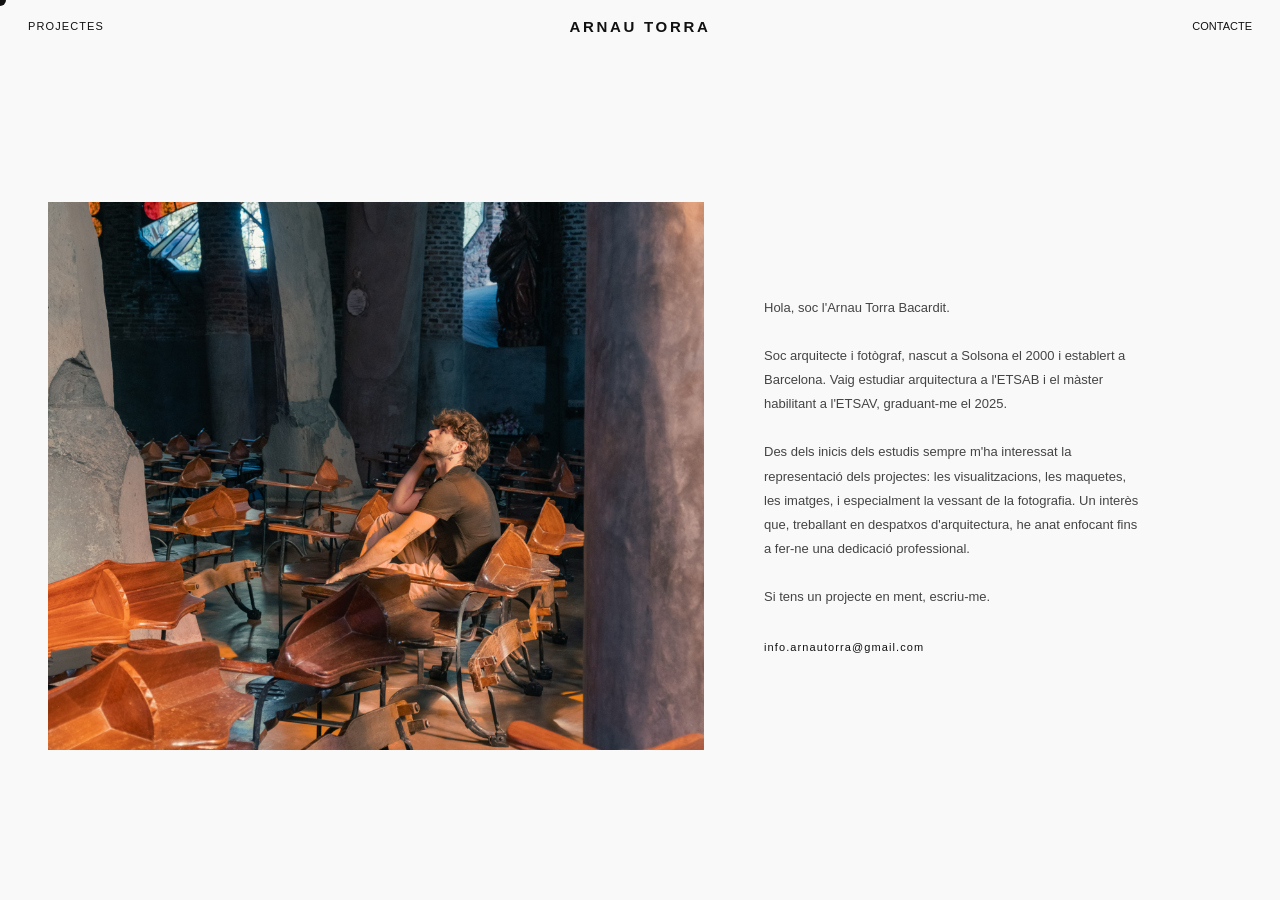
<file: contacte.html>
<!DOCTYPE html>
<html lang="ca">
<head>
<meta charset="UTF-8">
<meta name="viewport" content="width=device-width, initial-scale=1.0">
<title>Contacte — Arnau Torra</title>
<link rel="stylesheet" href="style.css">
<style>
  /* ── Layout contacte ── */
  .contacte-wrap {
    position: fixed;
    top: var(--header-h); left: 0; right: 0; bottom: 0;
    display: flex;
    align-items: stretch;
  }

  .contacte-foto {
    flex: 0 0 55%;
    overflow: hidden;
    padding: 150px 0 150px 48px;
  }
  .contacte-foto img {
    width: 100%; height: 100%;
    object-fit: cover; object-position: right center;
    display: block;
  }

  .contacte-text {
    flex: 0 0 45%;
    display: flex;
    flex-direction: column;
    justify-content: center;
    padding: 0 60px;
    gap: 32px;
  }

  .contacte-text p {
    font-size: 13px;
    line-height: 1.85;
    color: #444;
    font-weight: 300;
    max-width: 380px;
  }

  .contacte-correu {
    font-size: 11px;
    letter-spacing: .1em;
    text-transform: lowercase;
    color: var(--fg);
    text-decoration: none;
    border-bottom: none;
    padding-bottom: 3px;
    display: inline-block;
    transition: border-color .2s;
  }
  .contacte-correu:hover { border-color: #111; }

  /* ── Mòbil ── */
  @media (hover:none) {
    body, html { overflow: auto; height: auto; }

    .contacte-wrap {
      position: static;
      flex-direction: column;
      padding: 0 0 48px;
      gap: 0;
    }

    .contacte-foto {
      flex: none;
      width: 100%;
      height: 75vw;
      padding: 0 16px;
    }
    .contacte-foto img {
      width: 100%;
      height: 100%;
      object-fit: cover;
    }

    .contacte-text {
      flex: none;
      padding: 32px 20px 0;
    }

    .contacte-correu {
      text-transform: lowercase;
      border-bottom: none;
    }
  }
</style>
</head>
<body>

<div id="cursor"></div>

<header id="header-grid">
  <a class="h-left" href="/">Projectes</a>
  <a class="h-mid" href="/">Arnau Torra</a>
  <a class="h-right" href="/contacte.html">CONTACTE</a>
</header>

<main>
  <div class="contacte-wrap">
    <div class="contacte-foto">
      <img src="projectes/2505_CriptaGuell/09.jpg" alt="Arnau Torra">
    </div>
    <div class="contacte-text">
      <p>
        Hola, soc l'Arnau Torra Bacardit.<br><br>
        Soc arquitecte i fotògraf, nascut a Solsona el 2000 i establert a Barcelona. Vaig estudiar arquitectura a l'ETSAB i el màster habilitant a l'ETSAV, graduant-me el 2025.<br><br>
        Des dels inicis dels estudis sempre m'ha interessat la representació dels projectes: les visualitzacions, les maquetes, les imatges, i especialment la vessant de la fotografia. Un interès que, treballant en despatxos d'arquitectura, he anat enfocant fins a fer-ne una dedicació professional.<br><br>
        Si tens un projecte en ment, escriu-me.
      </p>
      <a class="contacte-correu" href="mailto:info.arnautorra@gmail.com">info.arnautorra@gmail.com</a>
    </div>
  </div>
</main>

<script>
  const cursor = document.getElementById('cursor');
  document.addEventListener('mousemove', e => {
    cursor.style.left    = e.clientX + 'px';
    cursor.style.top     = e.clientY + 'px';
    cursor.style.opacity = '1';
  });
  document.addEventListener('mouseleave', () => { cursor.style.opacity = '0'; });
  document.querySelectorAll('a').forEach(el => {
    el.addEventListener('mouseenter', () => cursor.classList.add('hover'));
    el.addEventListener('mouseleave', () => cursor.classList.remove('hover'));
  });
</script>
</body>
</html>
</file>
<file: style.css>
*, *::before, *::after { margin: 0; padding: 0; box-sizing: border-box; cursor: none !important; }

:root {
  --bg: rgb(249,249,249);
  --fg: #111;
  --gap: 18px;
  --pad-grid: 80px;
  --pad-header: 28px;
  --header-h: 52px;
  --thumb-h: 72px;
  --footer-h: 48px;
  --font: 'Helvetica Neue', Helvetica, Arial, sans-serif;
}

html, body { background: var(--bg); color: var(--fg); font-family: var(--font); font-size: 13px; min-height: 100vh; }

/* ── Cursor ── */
#cursor {
  position: fixed; width: 12px; height: 12px;
  background: #111; border-radius: 50%;
  pointer-events: none; transform: translate(-50%,-50%);
  transition: width .2s, height .2s; z-index: 9999;
}
#cursor.hover  { width: 18px; height: 18px; }
#cursor.hidden { opacity: 0; }

/* ── Tipografia compartida ── */
.h-left  { font-size: 11px; letter-spacing: .1em; text-transform: uppercase; text-decoration: none; color: var(--fg); min-width: 160px; }
.h-mid   { position: absolute; left: 50%; transform: translateX(-50%); font-size: 15px; font-weight: 700; letter-spacing: .18em; text-transform: uppercase; text-decoration: none; color: var(--fg); white-space: nowrap; }
.h-right { font-size: 11px; text-align: right; text-decoration: none; color: var(--fg); min-width: 160px; }

/* ── Header grid ── */
#header-grid {
  position: fixed; top: 0; left: 0; right: 0; height: var(--header-h);
  display: flex; align-items: center; justify-content: space-between;
  padding: 0 var(--pad-header); z-index: 200; background: var(--bg);
}

/* ── Footer grid (mòbil) ── */
#footer-grid { display: none; }

/* ── Grid ── */
main { padding: calc(var(--header-h) + var(--gap)) var(--pad-grid) var(--pad-grid); }
.grid { display: grid; grid-template-columns: repeat(3,1fr); gap: var(--gap); }

.project-cell {
  position: relative; overflow: hidden; background: #e0e0e0;
  opacity: 0; animation: fadeUp .5s cubic-bezier(.25,.1,.25,1) forwards;
  cursor: pointer;
}
@keyframes fadeUp { from{opacity:0;transform:translateY(10px)} to{opacity:1;transform:translateY(0)} }

.project-cell-img-wrap {
  position: relative;
  overflow: hidden;
  aspect-ratio: 4/3;
}

.project-cell img { width:100%; height:100%; object-fit:cover; display:block; transition:filter .4s; }
.project-cell:hover .project-cell-img-wrap img { filter:grayscale(100%) blur(1.5px) brightness(1.15); }

/* Gradient fosc a la part inferior, només en hover */
.project-overlay {
  position:absolute; inset:0;
  background: linear-gradient(to top, rgba(0,0,0,.55) 0%, rgba(0,0,0,0) 50%);
  opacity: 0; transition: opacity .35s; pointer-events:none;
}
.project-cell:hover .project-overlay { opacity: 1; }

/* Info sobre la imatge, a baix */
.project-info {
  position: absolute; bottom: 0; left: 0; right: 0;
  padding: 12px 10px;
  display: flex; flex-direction: column; gap: 3px;
  opacity: 0; transition: opacity .3s;
  z-index: 2;
}
.project-cell:hover .project-info { opacity: 1; }
.project-title { font-size:11px; letter-spacing:.1em; text-transform:uppercase; font-weight:500; color:#fff; }
.project-sub   { font-size:10px; letter-spacing:.07em; text-transform:uppercase; color:rgba(255,255,255,.7); }

/* ── Lightbox ── */
#lightbox { position:fixed; inset:0; background:var(--bg); z-index:500; display:none; overflow:hidden; }
#lightbox.open { display:block; }

/* Header projecte */
#lb-header {
  position:absolute; top:0; left:0; right:0; height:var(--header-h);
  display:flex; align-items:center; justify-content:space-between;
  padding:0 var(--pad-header); z-index:20; background:var(--bg);
}

/* FIX: botó de tornar enrere */
#lb-back {
  background: none; border: none; font-size: 18px; color: var(--fg);
  line-height: 1; padding: 4px 8px 4px 0; display: flex; align-items: center;
  flex-shrink: 0;
}
#lb-back-label { font-size: 11px; letter-spacing: .1em; text-transform: uppercase; }

#lb-info { font-size:11px; letter-spacing:.1em; text-transform:uppercase; color:var(--fg); min-width:160px; display:flex; align-items:center; gap:4px; }
#lb-info-texts { display:flex; align-items:center; gap:6px; }
#lb-info-title { font-weight:500; }
#lb-info-sub   { color:#888; font-size:10px; }
#lb-info-sep   { color:#ccc; font-size:10px; }

/* Stage */
#lb-stage {
  position:absolute; top:var(--header-h); bottom:calc(var(--footer-h) + var(--thumb-h));
  left:0; right:0; overflow:hidden;
  display:flex; align-items:center; justify-content:center;
}
#lb-stage.zoomed { overflow:visible; }
#lb-stage.zoomed #lb-left-zone,
#lb-stage.zoomed #lb-right-zone { pointer-events:none; }

.lb-slide {
  position:absolute; max-width:90vw;
  max-height:calc(100vh - var(--header-h) - var(--footer-h) - var(--thumb-h));
  object-fit:contain; display:block; user-select:none; will-change:transform;
}

#lb-left-zone, #lb-right-zone { position:absolute; top:0; bottom:0; width:50%; z-index:10; }
#lb-left-zone { left:0; } #lb-right-zone { right:0; }

/* FIX: Thumbnails centrades, entre ✕ i comptador */
#lb-footer {
  position:absolute; bottom:0; left:0; right:0; height:var(--footer-h);
  display:flex; align-items:center; justify-content:space-between;
  padding:0 var(--pad-header); z-index:20; background:var(--bg);
}
#lb-close { font-size: 22px; color: var(--fg); background: none; border: none; line-height: 1; padding: 4px; flex-shrink:0; }
#lb-counter { font-size: 13px; letter-spacing: .08em; color: #999; flex-shrink:0; }

/* FIX: thumbnails ara dins del footer, centrades */
#lb-thumbs {
  flex: 1;
  display:flex; align-items:center; justify-content:center;
  padding:0 12px; gap:6px;
  overflow-x:auto; overflow-y:hidden;
  scrollbar-width:none; height:100%;
}
#lb-thumbs::-webkit-scrollbar { display:none; }

/* FIX: miniatures mantenen proporció original */
.lb-thumb {
  flex-shrink:0;
  height:40px;
  width:auto;
  object-fit:cover;
  opacity:.4; transition:opacity .2s;
}
.lb-thumb:hover, .lb-thumb.active { opacity:1; }

/* Zona thumbnails (ordinador) — ara fusionada al footer */
#lb-thumbs-wrap { display:none; } /* ja no s'usa */

/* Footer projecte mòbil */
#lb-footer-mobile { display:none; }

/* Arrow cursor */
#lb-cursor {
  position:fixed; pointer-events:none; z-index:9999;
  transform:translate(-50%,-50%); display:none;
}
#lb-cursor.show { display:block; }

/* FIX: fletxa més gran */
#lb-cursor svg { width:42px; height:42px; fill:#111; stroke:none; }

/* ── MÒBIL ── */
@media (hover:none) {
  * { cursor: auto !important; }
  #cursor, #lb-cursor { display:none !important; }

  #header-grid { padding:0 16px; }
  #header-grid .h-right { display:none; }
  #header-grid .h-mid { position:static; transform:none; font-size:13px; }

  #footer-grid {
    display:flex; justify-content:space-between;
    padding:20px 16px 32px;
  }
  #footer-grid a { font-size:11px; color:#888; text-decoration:none; letter-spacing:.05em; }

  main { padding-left:16px; padding-right:16px; }
  .grid { grid-template-columns:repeat(2,1fr); }

  /* FIX mòbil: lightbox com a scroll vertical */
  #lightbox {
    overflow-y: scroll;
    -webkit-overflow-scrolling: touch;
    display: none;
    flex-direction: column;
  }
  #lightbox.open {
    display: flex;
  }

  #lb-header {
    position:sticky; top:0;
    padding:0 16px 10px;
    flex-shrink: 0;
  }
  #lb-header .h-right { display:none; }
  #lb-header .h-mid { position:static; transform:none; font-size:13px; }
  #lb-info { min-width:0; flex:1; flex-direction:row; align-items:center; gap:4px; }
  #lb-info-texts { display:flex; flex-direction:column; gap:1px; }
  #lb-info-sep { display:none; }
  #lb-back { display:flex; }

  /* FIX mòbil: stage és un flux vertical de totes les fotos */
  #lb-stage {
    position:relative; top:auto; bottom:auto; left:auto; right:auto;
    height:auto; overflow:visible;
    flex-direction:column; align-items:stretch; justify-content:flex-start;
    gap:32px; padding:16px 0 24px;
    flex:1;
  }

  /* FIX mòbil: cada foto ocupa l'amplada completa, alçada automàtica */
  .lb-slide {
    position:relative;
    width:100% !important;
    max-width:100% !important;
    height:auto !important;
    max-height:none !important;
    transform:none !important;
    transition:none !important;
    display:block;
    object-fit:contain;
  }

  /* Amaga els dos slots originals en mòbil */
  #lb-img-a, #lb-img-b { display:none; }

  #lb-left-zone, #lb-right-zone { display:none; }
  #lb-thumbs { display:none; }
  #lb-footer { display:none; }

  #lb-footer-mobile {
    display:flex; align-items:center; justify-content:space-between;
    padding:16px 16px 32px;
    flex-shrink: 0;
  }
  #lb-footer-mobile a { font-size:11px; color:#888; text-decoration:none; letter-spacing:.05em; }
  #lb-close-mobile { font-size:16px; color:var(--fg); background:none; border:none; line-height:1; padding:4px; }
  #lb-scroll-top {
    position: absolute; left: 50%; transform: translateX(-50%);
    font-size:18px; color:var(--fg); background:none; border:none; line-height:1; padding:4px;
  }

  /* Protecció imatges mòbil sense bloquejar scroll */
  img {
    -webkit-touch-callout: none;
    user-select: none;
  }

  /* Permet scroll vertical sobre les imatges del lightbox */
  #lb-stage img, #lb-stage, #lightbox {
    touch-action: pan-y;
  }

  /* Oculta el botó de back en mòbil (ja hi ha close) */
  #lb-back-label { display:none; }
}

/* ── Responsive ordinador ── */
@media (min-width:901px) { :root { --pad-grid:80px; } }
@media (max-width:900px) and (hover:hover) { :root { --pad-grid:40px; } }
</file>
